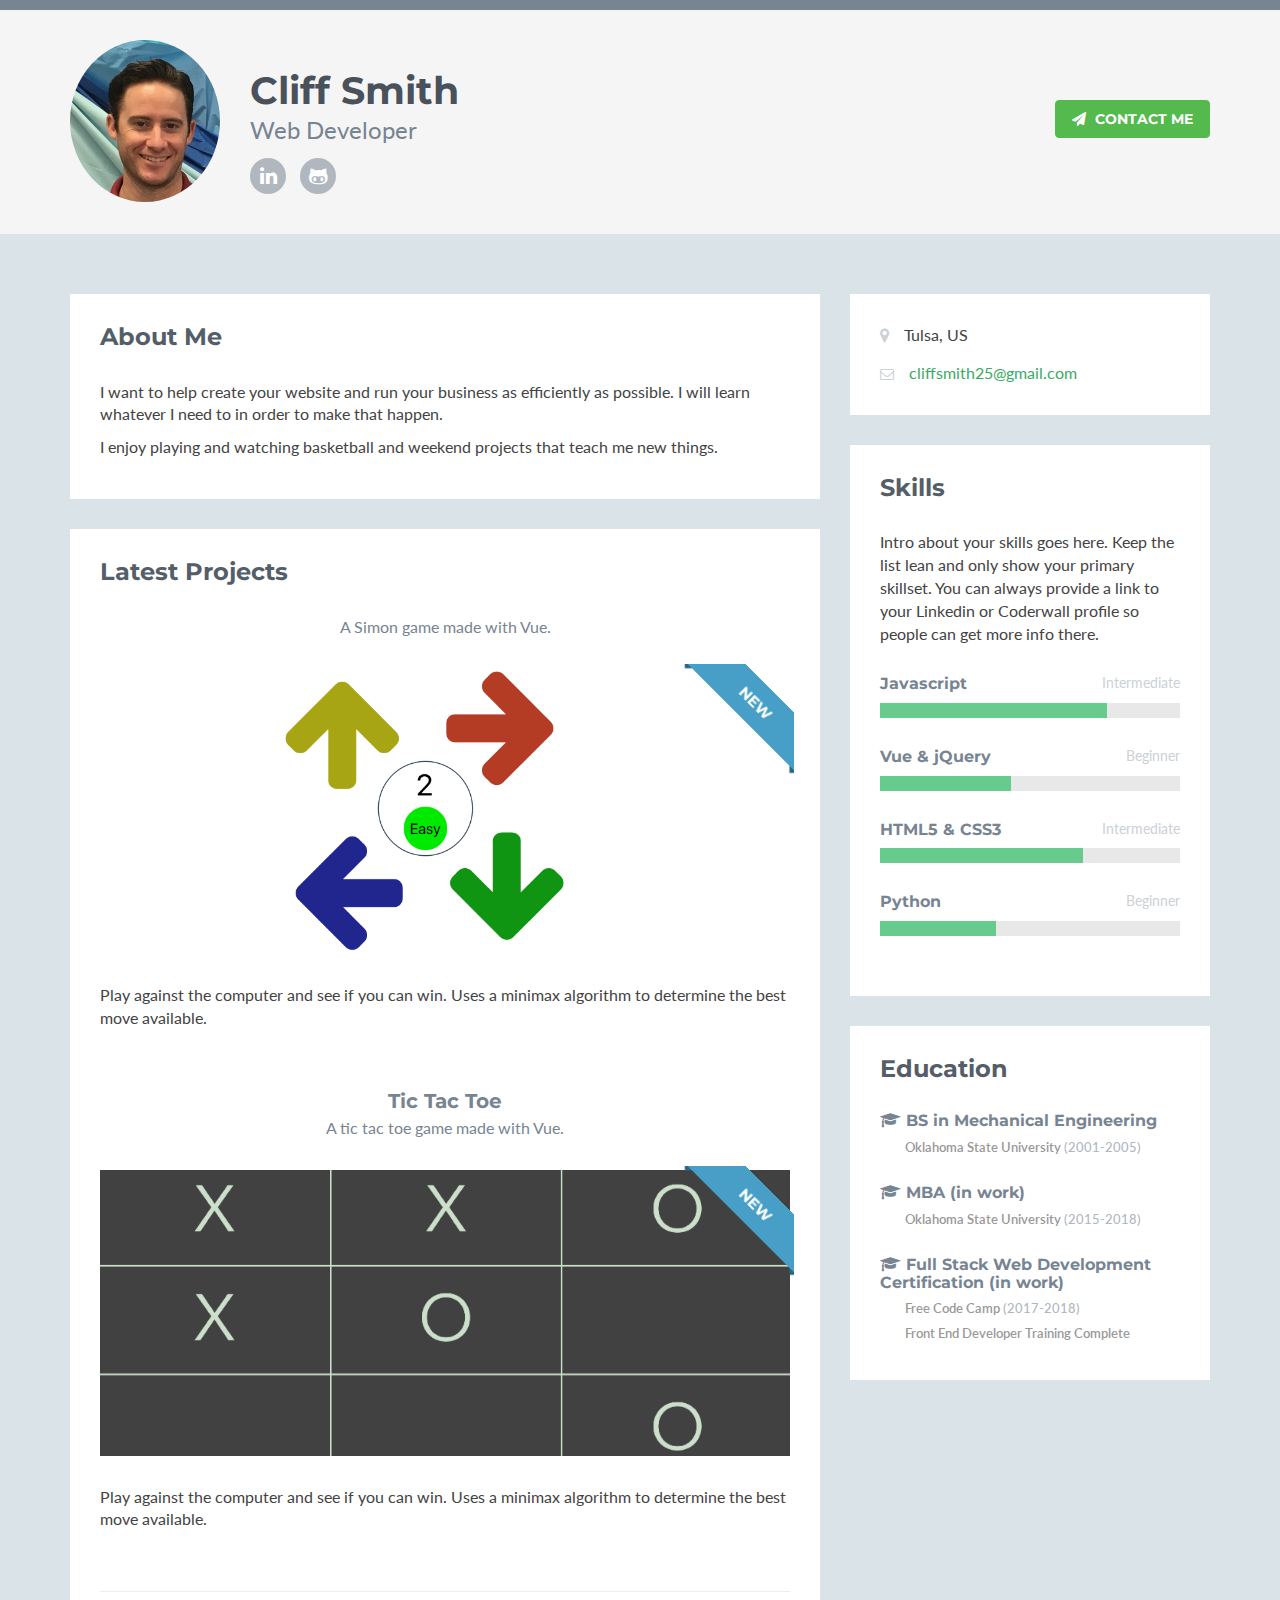
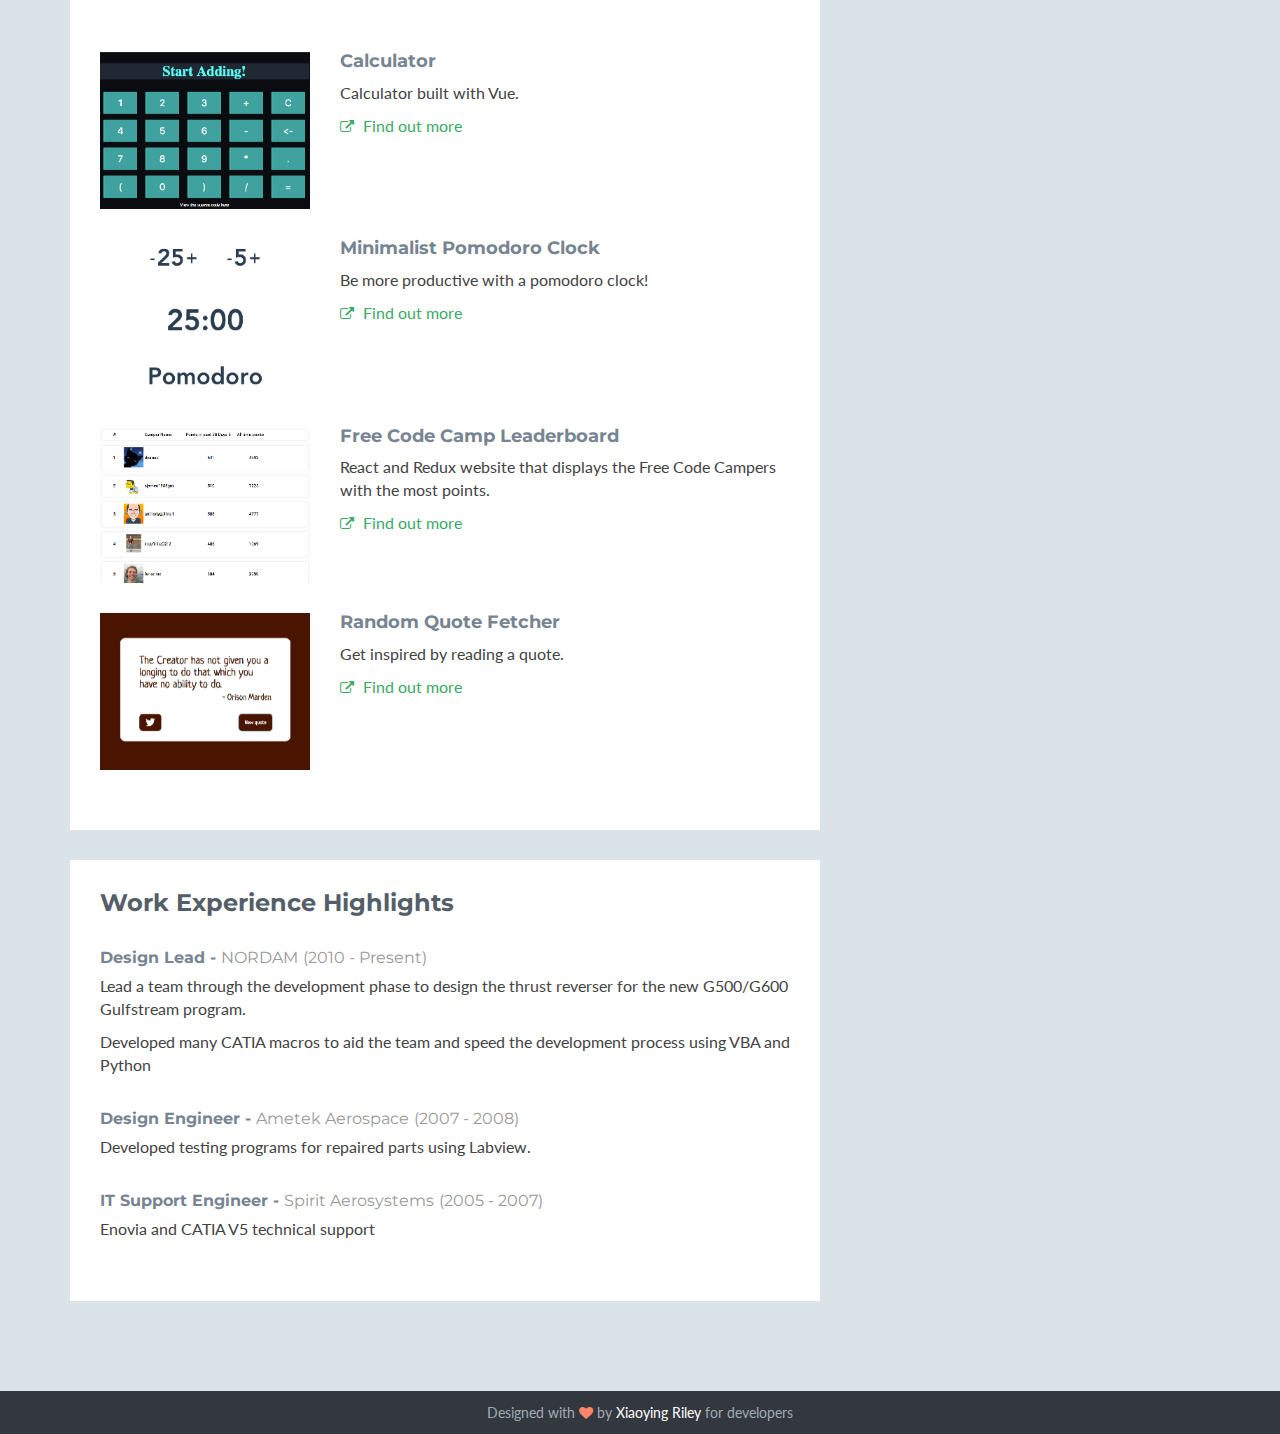
<file: index.html>
<!DOCTYPE html>
<!--[if IE 8]> <html lang="en" class="ie8"> <![endif]-->  
<!--[if IE 9]> <html lang="en" class="ie9"> <![endif]-->  
<!--[if !IE]><!--> <html lang="en"> <!--<![endif]-->  
<head>
    <title>Cliff Smith Developer Portfolio</title>
    <!-- Meta -->
    <meta charset="utf-8">
    <meta http-equiv="X-UA-Compatible" content="IE=edge">
    <meta name="viewport" content="width=device-width, initial-scale=1.0">
    <meta name="description" content="Portfolio">
    <meta name="author" content="Cliff Smith"> 
    <link href='https://fonts.googleapis.com/css?family=Lato:300,400,300italic,400italic' rel='stylesheet' type='text/css'>
    <link href='https://fonts.googleapis.com/css?family=Montserrat:400,700' rel='stylesheet' type='text/css'> 
    <!-- Global CSS -->
    <link rel="stylesheet" href="assets/plugins/bootstrap/css/bootstrap.min.css">   
    <!-- Plugins CSS -->
    <link rel="stylesheet" href="assets/plugins/font-awesome/css/font-awesome.css">
    
    <!-- Theme CSS -->  
    <link id="theme-style" rel="stylesheet" href="assets/css/styles.css">
    <!-- HTML5 shim and Respond.js for IE8 support of HTML5 elements and media queries -->
    <!--[if lt IE 9]>
      <script src="https://oss.maxcdn.com/html5shiv/3.7.2/html5shiv.min.js"></script>
      <script src="https://oss.maxcdn.com/respond/1.4.2/respond.min.js"></script>
    <![endif]-->
    
</head> 

<body>
    <!-- ******HEADER****** --> 
    <header class="header">
        <div class="container">                       
            <img id="profilePic" class="profile-image img-responsive pull-left" src="assets/images/profile.jpg" alt="Cliff Smith" />
            <div class="profile-content pull-left">
                <h1 class="name">Cliff Smith</h1>
                <h2 class="desc">Web Developer</h2>   
                <ul class="social list-inline">
                    <li><a href="https://www.linkedin.com/in/cliff-smith-44920412/"><i class="fa fa-linkedin"></i></a></li>
                    <li><a href="https://github.com/CliffSmith25"><i class="fa fa-github-alt"></i></a></li>                 
                </ul> 
            </div><!--//profile-->
            <a class="btn btn-cta-primary pull-right" href="mailto:cliffsmith25@gmail.com" target="_blank"><i class="fa fa-paper-plane"></i> Contact Me</a>              
        </div><!--//container-->
    </header><!--//header-->
    
    <div class="container sections-wrapper">
        <div class="row">
            <div class="primary col-md-8 col-sm-12 col-xs-12">
                <section class="about section">
                    <div class="section-inner">
                        <h2 class="heading">About Me</h2>
                        <div class="content">
                            <p>I want to help create your website and run your business as efficiently as possible. I will learn whatever I need to in order to make that happen.</p>
                            <p>I enjoy playing and watching basketball and weekend projects that teach me new things.
                        </div><!--//content-->
                    </div><!--//section-inner-->                 
                </section><!--//section-->
    
               <section class="latest section">
                    <div class="section-inner">
                        <h2 class="heading">Latest Projects</h2>
                        <div class="content">

                            <div class="item featured text-center">
                                <h3 class="title"><a href="https://cliffsmith25.github.io/simon/" target="_blank"></a></h3>
                                <p class="summary">A Simon game made with Vue.</p>
                                <div class="featured-image">
                                    <a href="https://cliffsmith25.github.io/simon/" target="_blank">
                                    <img class="img-responsive project-image" src="assets/images/projects/simon.png" alt="Simon" />
                                    </a>
                                    <div class="ribbon">
                                        <div class="text">New</div>
                                        </div>
                                    </div>
                                    
                                <div class="desc text-left">                                    
                                    <p>Play against the computer and see if you can win. Uses a minimax algorithm to determine the best move available.</p>
                                </div><!--//desc-->               
                            </div><!--//item--> 
                                               
                            <div class="item featured text-center">
                                <h3 class="title"><a href="https://cliffsmith25.github.io/tictactoe/" target="_blank">Tic Tac Toe</a></h3>
                                <p class="summary">A tic tac toe game made with Vue.</p>
                                <div class="featured-image">
                                    <a href="https://cliffsmith25.github.io/tictactoe/" target="_blank">
                                    <img class="img-responsive project-image" src="assets/images/projects/tictactoe.png" alt="Tic Tac Toe" />
                                    </a>
                                    <div class="ribbon">
                                        <div class="text">New</div>
                                        </div>
                                    </div>
                                    
                                <div class="desc text-left">                                    
                                    <p>Play against the computer and see if you can win. Uses a minimax algorithm to determine the best move available.</p>
                                </div><!--//desc-->               
                            </div><!--//item-->
                            <hr class="divider" />
                            <div class="item row">
                                <a class="col-md-4 col-sm-4 col-xs-12" href="https://cliffsmith25.github.io/calculator/" target="_blank">
                                <img class="img-responsive project-image" src="assets/images/projects/calculator.png" alt="Calculator" />
                                </a>
                                <div class="desc col-md-8 col-sm-8 col-xs-12">
                                    <h3 class="title"><a href="https://cliffsmith25.github.io/calculator/" target="_blank">Calculator</a></h3>
                                    <p>Calculator built with Vue.</p>
                                    <p><a class="more-link" href="https://cliffsmith25.github.io/calculator/" target="_blank"><i class="fa fa-external-link"></i> Find out more</a></p>
                                </div><!--//desc-->                          
                            </div><!--//item-->
                            
                            <div class="item row">
                                <a class="col-md-4 col-sm-4 col-xs-12" href="https://cliffsmith25.github.io/pomodoro/" target="_blank">
                                <img class="img-responsive project-image" src="assets/images/projects/pomodoro.png" alt="Pomodoro Button" />
                                </a>
                                <div class="desc col-md-8 col-sm-8 col-xs-12">
                                    <h3 class="title"><a href="https://cliffsmith25.github.io/pomodoro/" target="_blank">Minimalist Pomodoro Clock</a></h3>
                                    <p>Be more productive with a pomodoro clock!</p>
                                    <p><a class="more-link" href="https://cliffsmith25.github.io/pomodoro/" target="_blank"><i class="fa fa-external-link"></i> Find out more</a></p>
                                </div><!--//desc-->                          
                            </div><!--//item-->
                            
                            <div class="item row">
                                <a class="col-md-4 col-sm-4 col-xs-12" href="https://cliffsmith25.github.io/camper-leaderboard/" target="_blank">
                                <img class="img-responsive project-image" src="assets/images/projects/leaderboard.png" alt="Weather Bee" />
                                </a>
                                <div class="desc col-md-8 col-sm-8 col-xs-12">
                                    <h3 class="title"><a href="https://cliffsmith25.github.io/camper-leaderboard/" target="_blank">Free Code Camp Leaderboard</a></h3>
                                    <p>React and Redux website that displays the Free Code Campers with the most points.</p>
                                    <p><a class="more-link" href="https://cliffsmith25.github.io/camper-leaderboard/" target="_blank"><i class="fa fa-external-link"></i> Find out more</a></p>
                                </div><!--//desc-->                          
                            </div><!--//item-->                            
                            <div class="item row">
                                <a class="col-md-4 col-sm-4 col-xs-12" href="http://codepen.io/CliffSmith25/full/vxExEo/" target="_blank">
                                <img class="img-responsive project-image" src="assets/images/projects/Random_Quote_Fetcher.png" alt="Quote Fetcher" />
                                </a>
                                <div class="desc col-md-8 col-sm-8 col-xs-12">
                                    <h3 class="title"><a href="http://codepen.io/CliffSmith25/full/vxExEo/" target="_blank">Random Quote Fetcher</a></h3>
                                    <p>Get inspired by reading a quote.</p>
                                    <p><a class="more-link" href="http://codepen.io/CliffSmith25/full/vxExEo/" target="_blank"><i class="fa fa-external-link"></i> Find out more</a></p>
                                </div><!--//desc-->                          
                            </div><!--//item-->
                            
                        </div><!--//content-->  
                    </div><!--//section-inner-->                 
                </section><!--//section-->
                
                
                <section class="experience section">
                    <div class="section-inner">
                        <h2 class="heading">Work Experience Highlights</h2>
                        <div class="content">
                            <div class="item">
                                <h3 class="title">Design Lead - <span class="place"><a href="#">NORDAM</a></span> <span class="year">(2010 - Present)</span></h3>
                                <p>Lead a team through the development phase to design the thrust reverser for the new G500/G600 Gulfstream program.</p>
                                <p>Developed many CATIA macros to aid the team and speed the development process using VBA and Python</p>
                            </div><!--//item-->
                            <div class="item">
                                <h3 class="title">Design Engineer - <span class="place"><a href="#">Ametek Aerospace</a></span> <span class="year">(2007 - 2008)</span></h3>
                                <p>Developed testing programs for repaired parts using Labview.</p>
                            </div><!--//item-->
                            
                            <div class="item">
                                <h3 class="title">IT Support Engineer - <span class="place"><a href="#">Spirit Aerosystems</a></span> <span class="year">(2005 - 2007)</span></h3>
                                <p>Enovia and CATIA V5 technical support</p>
                            </div><!--//item-->
                            
                        </div><!--//content-->  
                    </div><!--//section-inner-->                 
                </section><!--//section-->
            </div><!--//primary-->
            <div class="secondary col-md-4 col-sm-12 col-xs-12">
                 <aside class="info aside section">
                    <div class="section-inner">
                        <h2 class="heading sr-only">Basic Information</h2>
                        <div class="content">
                            <ul class="list-unstyled">
                                <li><i class="fa fa-map-marker"></i><span class="sr-only">Location:</span>Tulsa, US</li>
                                <li><i class="fa fa-envelope-o"></i><span class="sr-only">Email:</span><a href="mailto:cliffsmith25@gmail.com">cliffsmith25@gmail.com</a></li>
                            </ul>
                        </div><!--//content-->  
                    </div><!--//section-inner-->                 
                </aside><!--//aside-->
                
                <aside class="skills aside section">
                    <div class="section-inner">
                        <h2 class="heading">Skills</h2>
                        <div class="content">
                            <p class="intro">
                                Intro about your skills goes here. Keep the list lean and only show your primary skillset. You can always provide a link to your Linkedin or Coderwall profile so people can get more info there.</p>
                            
                            <div class="skillset">
                               
                                <div class="item">
                                    <h3 class="level-title">Javascript<span class="level-label" data-toggle="tooltip" data-placement="left" data-animation="true" title="Understands functional concepts as well as the basics">Intermediate</span></h3>
                                    <div class="level-bar">
                                        <div class="level-bar-inner" data-level="78%">
                                        </div>                                      
                                    </div><!--//level-bar-->                                 
                                </div><!--//item-->
                                
                                <div class="item">
                                    <h3 class="level-title">Vue &amp; jQuery<span class="level-label" title="Built several pages using both skills.">Beginner</span></h3>
                                    <div class="level-bar">
                                        <div class="level-bar-inner" data-level="45%">
                                        </div>                                      
                                    </div><!--//level-bar-->                                 
                                </div><!--//item-->
                                
                                <div class="item">
                                    <h3 class="level-title">HTML5 &amp; CSS3<span class="level-label">Intermediate</span></h3>
                                    <div class="level-bar">
                                        <div class="level-bar-inner" data-level="70%">
                                        </div>                                      
                                    </div><!--//level-bar-->                                 
                                </div><!--//item-->
                                
                                <div class="item">
                                    <h3 class="level-title">Python<span class="level-label">Beginner</span></h3>
                                    <div class="level-bar">
                                        <div class="level-bar-inner" data-level="40%">
                                        </div>                                      
                                    </div><!--//level-bar-->                                 
                                </div><!--//item-->
                            </div>              
                        </div><!--//content-->  
                    </div><!--//section-inner-->                 
                </aside><!--//section-->
                
                <aside class="education aside section">
                    <div class="section-inner">
                        <h2 class="heading">Education</h2>
                        <div class="content">
                            <div class="item">                      
                                <h3 class="title"><i class="fa fa-graduation-cap"></i> BS in Mechanical Engineering</h3>
                                <h4 class="university">Oklahoma State University <span class="year">(2001-2005)</span></h4>
                            </div><!--//item-->
                            <div class="item">
                                <h3 class="title"><i class="fa fa-graduation-cap"></i> MBA (in work) </h3>
                                <h4 class="university">Oklahoma State University <span class="year">(2015-2018)</span></h4>
                            </div><!--//item-->
                            <div class="item">
                                <h3 class="title"><i class="fa fa-graduation-cap"></i> Full Stack Web Development Certification (in work) </h3>
                                <h4 class="university">Free Code Camp <span class="year">(2017-2018)</span></h4>
                                <h4 class="university">Front End Developer Training Complete</h4>
                            </div><!--//item-->
                        </div><!--//content-->
                    </div><!--//section-inner-->
                </aside><!--//section-->
              
            </div><!--//secondary-->    
        </div><!--//row-->
    </div><!--//masonry-->
    
    <!-- ******FOOTER****** --> 
    <footer class="footer">
        <div class="container text-center">
                <!--/* This template is released under the Creative Commons Attribution 3.0 License. Please keep the attribution link below when using for your own project. Thank you for your support. :) If you'd like to use the template without the attribution, you can check out other license options via our website: themes.3rdwavemedia.com */-->
                <small class="copyright">Designed with <i class="fa fa-heart"></i> by <a href="https://themes.3rdwavemedia.com" target="_blank">Xiaoying Riley</a> for developers</small>
        </div><!--//container-->
    </footer><!--//footer-->
 
    <!-- Javascript -->          
    <script type="text/javascript" src="assets/plugins/jquery-1.11.3.min.js"></script>
    <script type="text/javascript" src="assets/plugins/bootstrap/js/bootstrap.min.js"></script>    
    <script type="text/javascript" src="assets/plugins/jquery-rss/dist/jquery.rss.min.js"></script> 
    <!-- custom js -->
    <script type="text/javascript" src="assets/js/main.js"></script>            
</body>
</html>
</file>
<file: assets/css/styles.css>
/*   
 * Template Name: Developer - Responsive Website Template for Developers
 * Version: 1.5
 * Author: Xiaoying Riley
 * Twitter: @3rdwave_themes
 * License: Creative Commons Attribution 3.0 License
 * Website: http://themes.3rdwavemedia.com/
*/
/* ======= Base ======= */
body {
  font-family: 'Lato', arial, sans-serif;
  color: #434343;
  background: #DAE3E7;
  font-size: 16px;
  -webkit-font-smoothing: antialiased;
  -moz-osx-font-smoothing: grayscale;
}
h1,
h2,
h3,
h4,
h5,
h6 {
  font-family: 'Montserrat', sans-serif;
  font-weight: 700;
  color: #778492;
}
a {
  color: #3AAA64;
  -webkit-transition: all 0.4s ease-in-out;
  -moz-transition: all 0.4s ease-in-out;
  -ms-transition: all 0.4s ease-in-out;
  -o-transition: all 0.4s ease-in-out;
}
a:hover {
  text-decoration: underline;
  color: #5f6b77;
  color: #2d844e;
}
a:focus {
  text-decoration: none;
}
.btn,
a.btn {
  -webkit-transition: all 0.4s ease-in-out;
  -moz-transition: all 0.4s ease-in-out;
  -ms-transition: all 0.4s ease-in-out;
  -o-transition: all 0.4s ease-in-out;
  font-family: 'Montserrat', arial, sans-serif;
  padding: 8px 16px;
  font-weight: bold;
}
.btn .fa,
a.btn .fa {
  margin-right: 5px;
}
.btn:focus,
a.btn:focus {
  color: #fff;
}
a.btn-cta-primary,
.btn-cta-primary {
  background: #54ba4e;
  border: 1px solid #54ba4e;
  color: #fff;
  font-weight: 600;
  text-transform: uppercase;
}
a.btn-cta-primary:hover,
.btn-cta-primary:hover {
  background: #49ac43;
  border: 1px solid #49ac43;
  color: #fff;
}
a.btn-cta-secondary,
.btn-cta-secondary {
  background: #479FC8;
  border: 1px solid #479FC8;
  color: #fff;
  font-weight: 600;
  text-transform: uppercase;
}
a.btn-cta-secondary:hover,
.btn-cta-secondary:hover {
  background: #3893bd;
  border: 1px solid #3893bd;
  color: #fff;
}
.text-highlight {
  color: #32383e;
}
.label-theme {
  background: #3AAA64;
  font-size: 12px;
}
a.dotted-link {
  border-bottom: 1px dotted #778492;
  color: #778492;
}
a.dotted-link:hover {
  text-decoration: none;
  color: #49515a;
}
/*
iframe {

    .header {
        padding: 0;
    }
}

.iframe-wrapper {
    overflow: auto;
    -webkit-overflow-scrolling:touch;
}
*/
/* ======= Header ======= */
.header {
  padding: 30px 0;
  background: #f5f5f5;
  border-top: 10px solid #778492;
}
.header .btn {
  margin-top: 60px;
  font-weight: bold;
}
.header .profile-image {
  margin-right: 30px;
}
.header .profile-content .name {
  color: #49515a;
  font-size: 38px;
  margin-bottom: 5px;
  margin-top: 30px;
}
.header .profile-content .desc {
  color: #778492;
  font-family: "Lato", arial, sans-serif;
  font-weight: 400;
  font-size: 24px;
  margin-top: 0;
  margin-bottom: 15px;
}
.header .profile-content .social a {
  background: #b0b7bf;
  width: 36px;
  height: 36px;
  display: inline-block;
  -webkit-border-radius: 50%;
  -moz-border-radius: 50%;
  -ms-border-radius: 50%;
  -o-border-radius: 50%;
  border-radius: 50%;
  -moz-background-clip: padding;
  -webkit-background-clip: padding-box;
  background-clip: padding-box;
  color: #fff;
  text-align: center;
}
.header .profile-content .social a:hover {
  background: #778492;
}
.header .profile-content .social a .fa {
  font-size: 20px;
  padding-top: 8px;
}

#profilePic {
  width: 150px;
  border-radius: 50%;
}
/* ======= Sections======= */
.sections-wrapper {
  padding-top: 60px;
  padding-bottom: 60px;
}
.section {
  margin-bottom: 30px;
}
.section .section-inner {
  background: #fff;
  padding: 30px;
}
.section .heading {
  margin-top: 0;
  margin-bottom: 30px;
  color: #545e69;
  font-size: 24px;
}
.section .content .more-link .fa {
  margin-right: 5px;
  font-size: 14px;
}
/* About Section */
/* Latest Section */
.latest .item {
  margin-bottom: 30px;
}
.latest .item .title {
  font-size: 18px;
  margin-top: 0;
}
.latest .item .title .label {
  margin-left: 5px;
  font-size: 12px;
}
.latest .item .title a {
  color: #778492;
}
.latest .item .title a:hover {
  color: #5f6b77;
}
.latest .item .project-image:hover {
  -webkit-opacity: 0.8;
  -moz-opacity: 0.8;
  opacity: 0.8;
}
.latest .divider {
  margin-bottom: 60px;
}
.latest .featured {
  margin-bottom: 60px;
}
.latest .featured .title {
  margin-bottom: 5px;
  font-size: 20px;
}
.latest .featured .summary {
  margin-bottom: 30px;
  color: #778492;
}
.latest .featured img {
  margin-bottom: 30px;
}
.latest .featured .desc {
  margin-bottom: 30px;
}
.latest .featured-image {
  position: relative;
}
.latest .featured-image .text {
  background: #3AAA64;
  color: #fff;
}
.latest .featured-image .ribbon {
  position: absolute;
  top: -4px;
  right: -4px;
  width: 110px;
  height: 110px;
  overflow: hidden;
}
.latest .featured-image .ribbon .text {
  font-family: 'Montserrat', sans-serif;
  position: relative;
  left: -8px;
  top: 18px;
  width: 158px;
  padding: 10px 10px;
  font-size: 15px;
  font-weight: bold;
  text-align: center;
  text-transform: uppercase;
  color: #fff;
  background-color: #479FC8;
  -webkit-transform: rotate(45deg) translate3d(0, 0, 0);
  -moz-transform: rotate(45deg) translate3d(0, 0, 0);
  -ms-transform: rotate(45deg) translate3d(0, 0, 0);
  -o-transform: rotate(45deg) translate3d(0, 0, 0);
}
.latest .featured-image .ribbon .text:before,
.latest .featured-image .ribbon .text:after {
  content: '';
  position: absolute;
  bottom: -5px;
  border-top: 5px solid #276582;
  border-left: 5px solid transparent;
  border-right: 5px solid transparent;
}
.latest .featured-image .ribbon .text:before {
  left: 0;
}
.latest .featured-image .ribbon .text:after {
  right: 0;
}
/* Projects Section */
.projects .item {
  margin-bottom: 30px;
}
.projects .item .title {
  font-size: 16px;
  margin-top: 0;
  margin-bottom: 5px;
  line-height: 1.5;
}
.projects .item .title a {
  color: #778492;
}
.projects .item .title a:hover {
  color: #5f6b77;
}
/* Work Section */
.experience .item {
  margin-bottom: 30px;
}
.experience .item .title {
  font-size: 16px;
  margin-top: 0;
  margin-bottom: 5px;
  line-height: 1.5;
}
.experience .item .title .place {
  color: #999;
  font-weight: normal;
}
.experience .item .title .place a {
  color: #999;
}
.experience .item .title .place a:hover {
  color: #666666;
}
.experience .item .title .year {
  color: #999;
  font-weight: normal;
}
/* Git section */
.github-graph {
  margin-bottom: 30px;
}
.github-graph .js-calendar-graph-svg {
  max-width: 100%;
}
.ghfeed {
  height: 600px;
}
.ghfeed,
.ghfeed *,
.ghfeed *:before,
.ghfeed *:after {
  -webkit-box-sizing: content-box;
  -moz-box-sizing: content-box;
  box-sizing: content-box;
}
/* Info Section */
.info .fa {
  margin-right: 15px;
  color: #ccd1d6;
}
.info .fa.fa-envelope-o {
  font-size: 14px;
}
.info ul {
  margin-bottom: 0;
}
.info li {
  margin-bottom: 15px;
}
.info li:last-child {
  margin-bottom: 0;
}
/* Skills Section */
.skills .intro {
  margin-bottom: 30px;
}
.skills .skillset .item {
  margin-bottom: 30px;
}
.skills .skillset .level-title {
  font-size: 16px;
  position: relative;
  margin-top: 0;
  margin-bottom: 10;
}
.skills .skillset .level-title .level-label {
  color: #ccd1d6;
  font-size: 14px;
  font-weight: 400;
  font-family: "Lato", arial, sans-serif;
  position: absolute;
  right: 0;
  top: 0;
}
.skills .skillset .level-bar {
  height: 15px;
  background: #e8e8e8;
}
.skills .skillset .level-bar-inner {
  height: 15px;
  background: #66cb8c;
}
/* Testimonials section */
.testimonials .item {
  margin-bottom: 30px;
}
.testimonials .item:last-child {
  margin-bottom: 0;
}
.testimonials .item .quote {
  color: #666;
  font-size: 16px;
  border-left-color: #9fdeb7;
  margin-bottom: 15px;
}
.testimonials .item .quote .fa {
  color: #79d19a;
  margin-right: 15px;
}
.testimonials .item .source {
  font-size: 14px;
  padding-left: 30px;
  font-weight: 500;
}
.testimonials .item .source .name {
  color: #939ea9;
  font-weight: 600;
}
.testimonials .item .source .title {
  color: #999;
}
/* Education section */
.education .item {
  margin-bottom: 30px;
}
.education .item:last-child {
  margin-bottom: 0;
}
.education .item .title {
  font-size: 16px;
  margin-top: 0;
}
.education .item .university {
  font-family: "Lato", arial, sans-serif;
  font-size: 13px;
  color: #999;
  font-weight: 600;
  padding-left: 25px;
}
.education .item .university .year {
  color: #b0b7bf;
  font-weight: 500;
}
/* Language Section */
.languages .item {
  margin-bottom: 15px;
}
.languages .item .title {
  color: #778492;
}
.languages .item .level {
  color: #999;
}
.languages .item:last-child {
  margin-bottom: 0;
}
.languages .item .fa {
  color: #79d19a;
}
/* Blog Section */
.blog .item {
  margin-bottom: 30px;
}
.blog .item .title {
  font-size: 18px;
  line-height: 1.3;
}
.blog .item .title a {
  color: #778492;
}
.blog .item .title a:hover {
  color: #5f6b77;
}
.blog .item:last-child {
  margin-bottom: 0;
}
/* List section */
.list ul li {
  margin-bottom: 10px;
}
.list ul li .fa {
  margin-right: 5px;
}
.list ul li a {
  color: #778492;
}
.list ul li a:hover {
  color: #49515a;
}
/* Credits */
.credits ul li {
  margin-bottom: 10px;
}
.credits ul li .fa {
  margin-right: 5px;
}
.credits ul li a {
  color: #778492;
}
.credits ul li a:hover {
  color: #49515a;
}
.credits .btn {
  margin-bottom: 15px;
}
/* ======= Footer ======= */
.footer {
  background: #32383e;
  color: #fff;
  padding: 10px 0;
}
.footer .copyright {
  line-height: 1.6;
  color: #a1aab4;
  font-size: 14px;
}
.footer a {
  color: #fff;
}
.footer .fa-heart {
  color: #fb866a;
}
/* Extra small devices (phones, less than 768px) */
@media (max-width: 767px) {
  .header {
    text-align: center;
  }
  .header .profile-image {
    float: none !important;
    margin: 0 auto;
  }
  .header .profile-content {
    float: none !important;
    text-align: center;
  }
  .header .btn {
    margin-top: 30px;
    float: none !important;
  }
  .project-image {
    margin-bottom: 15px;
  }
}
/* Small devices (tablets, 768px and up) */
/* Medium devices (desktops, 992px and up) */
/* Large devices (large desktops, 1200px and up) */
/* Ex-Large devices (large desktops, 1200px and up) */
@media (min-width: 1400px) {
  .container {
    width: 1360px;
  }
}
</file>
